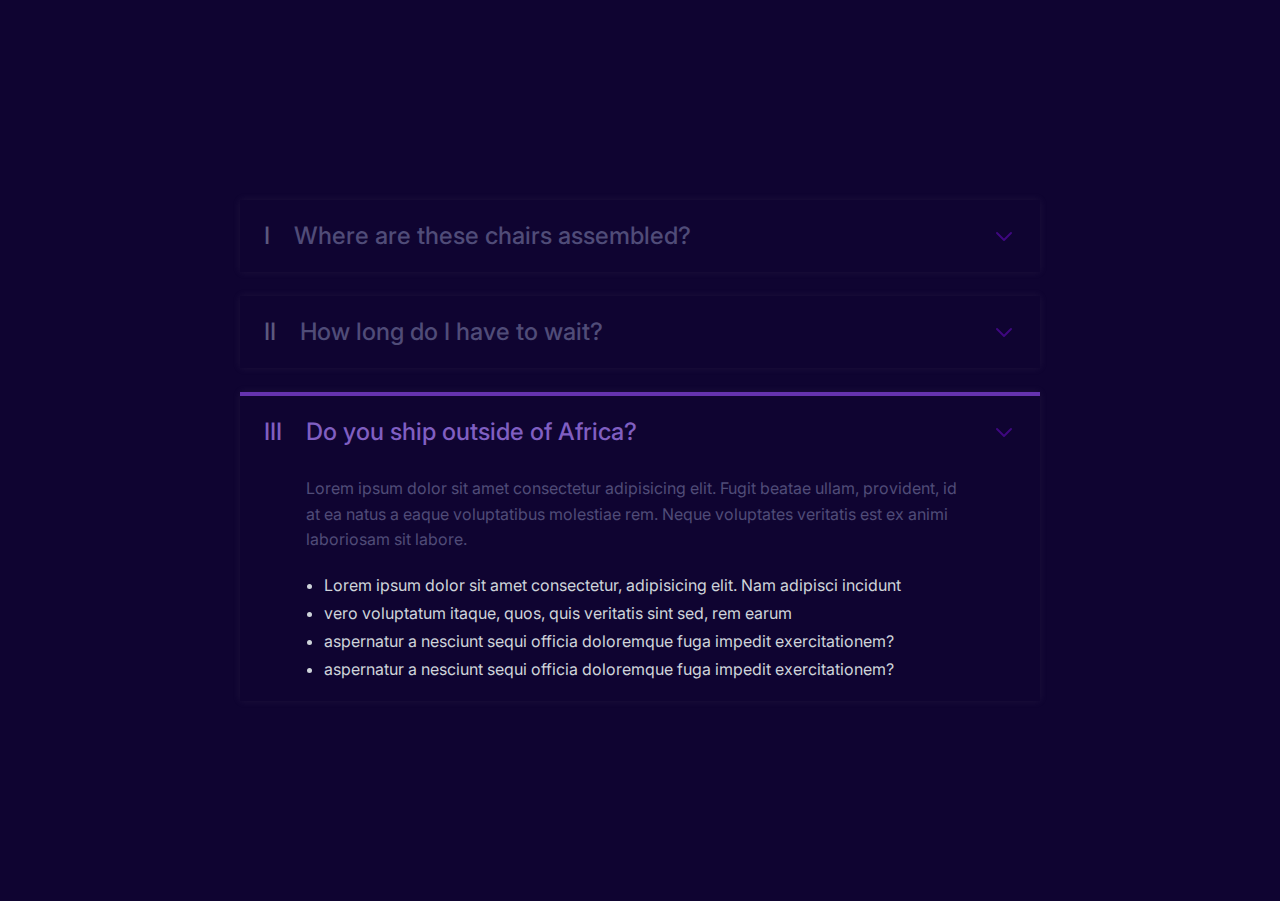
<file: accordion/index.html>
<!DOCTYPE html>
<html lang="en">
  <head>
    <meta charset="UTF-8" />
    <meta http-equiv="X-UA-Compatible" content="IE=edge" />
    <meta name="viewport" content="width=device-width, initial-scale=1.0" />

    <link rel="preconnect" href="https://fonts.googleapis.com" />
    <link rel="preconnect" href="https://fonts.gstatic.com" crossorigin />
    <link
      href="https://fonts.googleapis.com/css2?family=Inter:wght@400;500;700&display=swap"
      rel="stylesheet"
    />
    <link rel="stylesheet" href="style.css" />
    <title>Accordion Component</title>
  </head>
  <body>
    <div class="accordion">
      <div class="item">
        <p class="number">I</p>
        <p class="text">Where are these chairs assembled?</p>
        <svg
          xmlns="http://www.w3.org/2000/svg"
          class="icon"
          fill="none"
          viewBox="0 0 24 24"
          stroke="currentColor"
          stroke-width="2"
        >
          <path
            stroke-linecap="round"
            stroke-linejoin="round"
            d="M19 9l-7 7-7-7"
          />
        </svg>
        <div class="hidden-box">
          <p>
            Lorem ipsum dolor sit amet consectetur adipisicing elit. Fugit
            beatae ullam, provident, id at ea natus a eaque voluptatibus
            molestiae rem. Neque voluptates veritatis est ex animi laboriosam
            sit labore.
          </p>
          <ul>
            <li>
              Lorem ipsum dolor sit amet consectetur, adipisicing elit. Nam
              adipisci incidunt
            </li>
            <li>
              vero voluptatum itaque, quos, quis veritatis sint sed, rem earum
            </li>
            <li>
              aspernatur a nesciunt sequi officia doloremque fuga impedit
              exercitationem?
            </li>
            <li>
              aspernatur a nesciunt sequi officia doloremque fuga impedit
              exercitationem?
            </li>
          </ul>
        </div>
      </div>

      <div class="item">
        <p class="number">II</p>
        <p class="text">How long do I have to wait?</p>
        <svg
          xmlns="http://www.w3.org/2000/svg"
          class="icon"
          fill="none"
          viewBox="0 0 24 24"
          stroke="currentColor"
          stroke-width="2"
        >
          <path
            stroke-linecap="round"
            stroke-linejoin="round"
            d="M19 9l-7 7-7-7"
          />
        </svg>
        <div class="hidden-box">
          <p>
            Lorem ipsum dolor sit amet consectetur adipisicing elit. Fugit
            beatae ullam, provident, id at ea natus a eaque voluptatibus
            molestiae rem. Neque voluptates veritatis est ex animi laboriosam
            sit labore.
          </p>
          <ul>
            <li>
              Lorem ipsum dolor sit amet consectetur, adipisicing elit. Nam
              adipisci incidunt
            </li>
            <li>
              vero voluptatum itaque, quos, quis veritatis sint sed, rem earum
            </li>
            <li>
              aspernatur a nesciunt sequi officia doloremque fuga impedit
              exercitationem?
            </li>
            <li>
              aspernatur a nesciunt sequi officia doloremque fuga impedit
              exercitationem?
            </li>
          </ul>
        </div>
      </div>

      <div class="item open">
        <p class="number">III</p>
        <p class="text">Do you ship outside of Africa?</p>
        <svg
          xmlns="http://www.w3.org/2000/svg"
          class="icon"
          fill="none"
          viewBox="0 0 24 24"
          stroke="currentColor"
          stroke-width="2"
        >
          <path
            stroke-linecap="round"
            stroke-linejoin="round"
            d="M19 9l-7 7-7-7"
          />
        </svg>
        <div class="hidden-box">
          <p>
            Lorem ipsum dolor sit amet consectetur adipisicing elit. Fugit
            beatae ullam, provident, id at ea natus a eaque voluptatibus
            molestiae rem. Neque voluptates veritatis est ex animi laboriosam
            sit labore.
          </p>
          <ul>
            <li>
              Lorem ipsum dolor sit amet consectetur, adipisicing elit. Nam
              adipisci incidunt
            </li>
            <li>
              vero voluptatum itaque, quos, quis veritatis sint sed, rem earum
            </li>
            <li>
              aspernatur a nesciunt sequi officia doloremque fuga impedit
              exercitationem?
            </li>
            <li>
              aspernatur a nesciunt sequi officia doloremque fuga impedit
              exercitationem?
            </li>
          </ul>
        </div>
      </div>
    </div>
  </body>
</html>
</file>
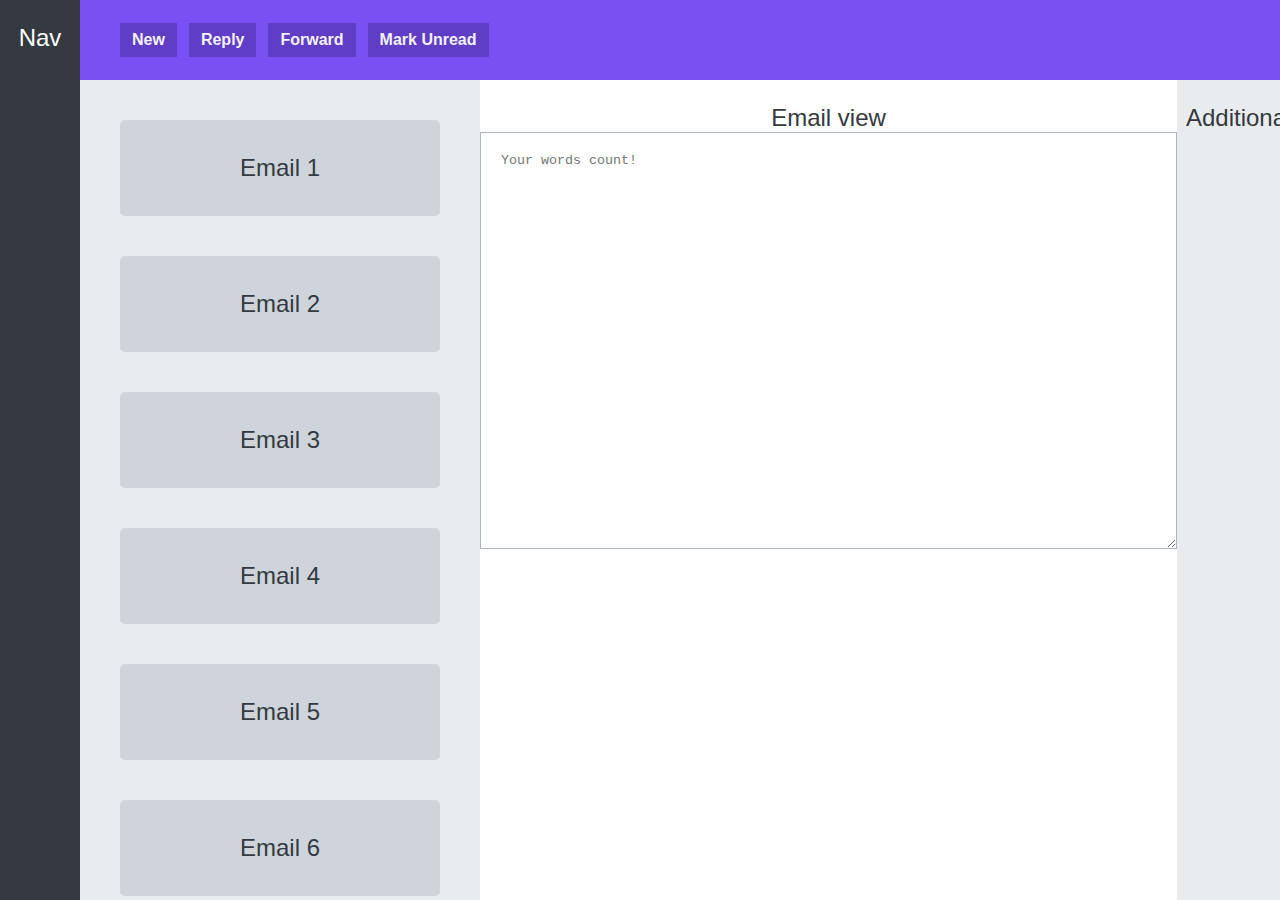
<file: app-layout/index.html>
<!DOCTYPE html>
<html lang="en">
  <head>
    <meta charset="UTF-8" />
    <meta http-equiv="X-UA-Compatible" content="IE=edge" />
    <meta name="viewport" content="width=device-width, initial-scale=1.0" />
    <link rel="stylesheet" href="style.css" />
    <title>Layout for Email</title>
  </head>
  <body>
    <nav>Nav</nav>
    <menu>
      <button>New</button>
      <button>Reply</button>
      <button>Forward</button>
      <button>Mark Unread</button>
      <button>Trash</button>
    </menu>
    <section>
      <div class="email">Email 1</div>
      <div class="email">Email 2</div>
      <div class="email">Email 3</div>
      <div class="email">Email 4</div>
      <div class="email">Email 5</div>
      <div class="email">Email 6</div>
      <div class="email">Email 7</div>
      <div class="email">Email 8</div>
      <div class="email">Email 9</div>
      <div class="email">Email 10</div>
    </section>
    <main>
      Email view
      <div>
        <textarea
          placeholder="Your words count!"
          id="write"
          cols="80"
          rows="25"
        ></textarea>
      </div>
    </main>
    <aside>Additional Information</aside>
  </body>
</html>
</file>
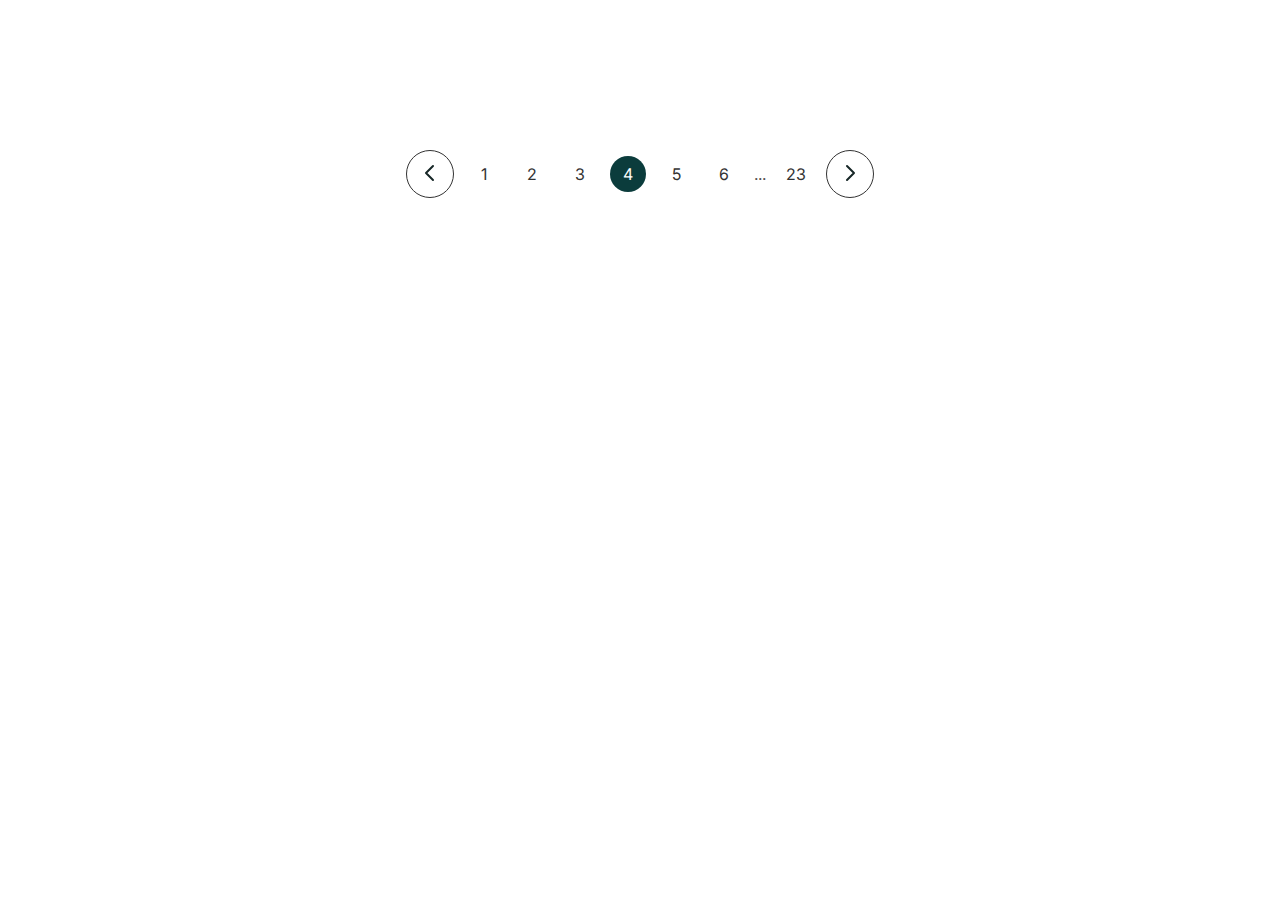
<file: challenge/index.html>
<!DOCTYPE html>
<html lang="en">
  <head>
    <meta charset="UTF-8" />
    <meta http-equiv="X-UA-Compatible" content="IE=edge" />
    <meta name="viewport" content="width=device-width, initial-scale=1.0" />

    <link rel="preconnect" href="https://fonts.googleapis.com" />
    <link rel="preconnect" href="https://fonts.gstatic.com" crossorigin />
    <link
      href="https://fonts.googleapis.com/css2?family=Inter:wght@400;500;700&display=swap"
      rel="stylesheet"
    />
    <link rel="stylesheet" href="style.css" />
    <title>Tables Component</title>
  </head>
  <body>
    <div class="challenge">
      <button>
        <svg
          xmlns="http://www.w3.org/2000/svg"
          class="btn-icon"
          fill="none"
          viewBox="0 0 24 24"
          stroke="currentColor"
          stroke-width="2"
        >
          <path
            stroke-linecap="round"
            stroke-linejoin="round"
            d="M15 19l-7-7 7-7"
          />
        </svg>
      </button>
      <a href="#">1</a>
      <a href="#">2</a>
      <a href="#">3</a>
      <a href="#" class="page-link">4</a>
      <a href="#">5</a>
      <a href="#">6</a>
      <span>...</span>
      <a href="#">23</a>
      <button>
        <svg
          xmlns="http://www.w3.org/2000/svg"
          class="btn-icon"
          fill="none"
          viewBox="0 0 24 24"
          stroke="currentColor"
          stroke-width="2"
        >
          <path
            stroke-linecap="round"
            stroke-linejoin="round"
            d="M9 5l7 7-7 7"
          />
        </svg>
      </button>
    </div>
  </body>
</html>
</file>
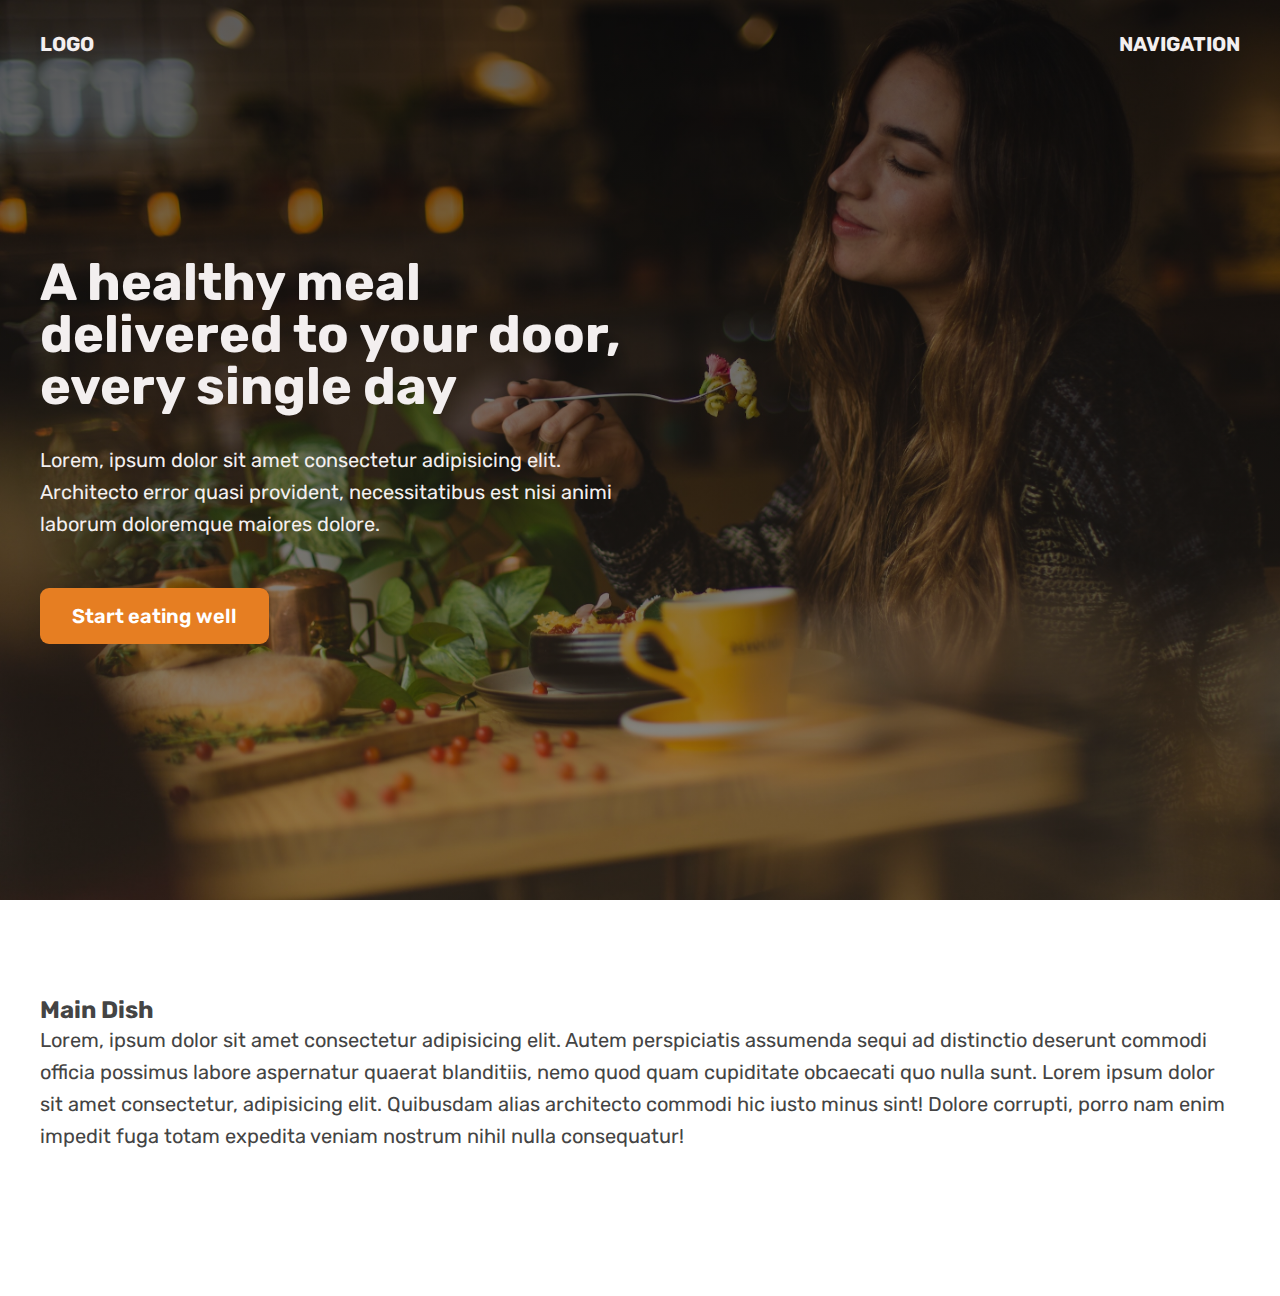
<file: hero/index.html>
<!DOCTYPE html>
<html lang="en">
  <head>
    <meta charset="UTF-8" />
    <meta http-equiv="X-UA-Compatible" content="IE=edge" />
    <meta name="viewport" content="width=device-width, initial-scale=1.0" />
    <link rel="preconnect" href="https://fonts.googleapis.com" />

    <link
      href="https://fonts.googleapis.com/css2?family=Rubik:ital,wght@0,400;0,500;0,600;0,700;1,400&display=swap"
      rel="stylesheet"
    />
    <link rel="stylesheet" href="style.css" />
    <title>Hero Section</title>
  </head>
  <body>
    <header>
      <nav class="container">
        <div>LOGO</div>
        <div>NAVIGATION</div>
      </nav>
      <div class="header-container">
        <div class="header-container-inner">
          <h1>A healthy meal delivered to your door, every single day</h1>
          <p>
            Lorem, ipsum dolor sit amet consectetur adipisicing elit. Architecto
            error quasi provident, necessitatibus est nisi animi laborum
            doloremque maiores dolore.
          </p>
          <a href="#" class="btn">Start eating well</a>
        </div>
      </div>
    </header>
    <section>
      <div class="container">
        <h2>Main Dish</h2>
        <p>
          Lorem, ipsum dolor sit amet consectetur adipisicing elit. Autem
          perspiciatis assumenda sequi ad distinctio deserunt commodi officia
          possimus labore aspernatur quaerat blanditiis, nemo quod quam
          cupiditate obcaecati quo nulla sunt. Lorem ipsum dolor sit amet
          consectetur, adipisicing elit. Quibusdam alias architecto commodi hic
          iusto minus sint! Dolore corrupti, porro nam enim impedit fuga totam
          expedita veniam nostrum nihil nulla consequatur!
        </p>
      </div>
    </section>
  </body>
</html>
</file>
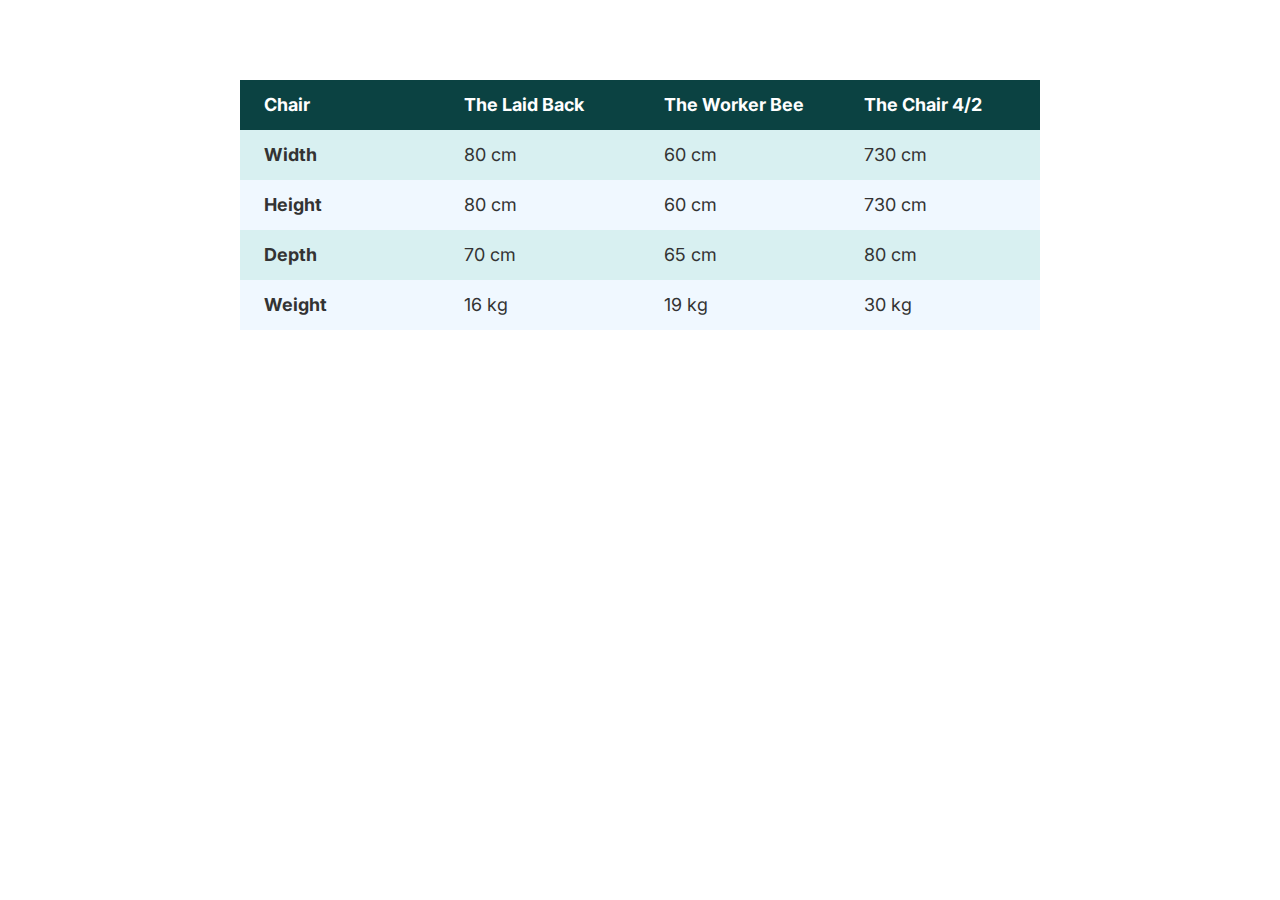
<file: tables /index.html>
<!DOCTYPE html>
<html lang="en">
  <head>
    <meta charset="UTF-8" />
    <meta http-equiv="X-UA-Compatible" content="IE=edge" />
    <meta name="viewport" content="width=device-width, initial-scale=1.0" />

    <link rel="preconnect" href="https://fonts.googleapis.com" />
    <link rel="preconnect" href="https://fonts.gstatic.com" crossorigin />
    <link
      href="https://fonts.googleapis.com/css2?family=Inter:wght@400;500;700&display=swap"
      rel="stylesheet"
    />
    <link rel="stylesheet" href="style.css" />
    <title>Table Component</title>
  </head>
  <body>
    <table>
      <thead>
        <tr>
          <th>Chair</th>
          <th>The Laid Back</th>
          <th>The Worker Bee</th>
          <th>The Chair 4/2</th>
        </tr>
      </thead>
      <tbody>
        <tr>
          <th>Width</th>
          <td>80 cm</td>
          <td>60 cm</td>
          <td>730 cm</td>
        </tr>
        <tr>
          <th>Height</th>
          <td>80 cm</td>
          <td>60 cm</td>
          <td>730 cm</td>
        </tr>
        <tr>
          <th>Depth</th>
          <td>70 cm</td>
          <td>65 cm</td>
          <td>80 cm</td>
        </tr>
        <tr>
          <th>Weight</th>
          <td>16 kg</td>
          <td>19 kg</td>
          <td>30 kg</td>
        </tr>
      </tbody>
    </table>
  </body>
</html>
</file>
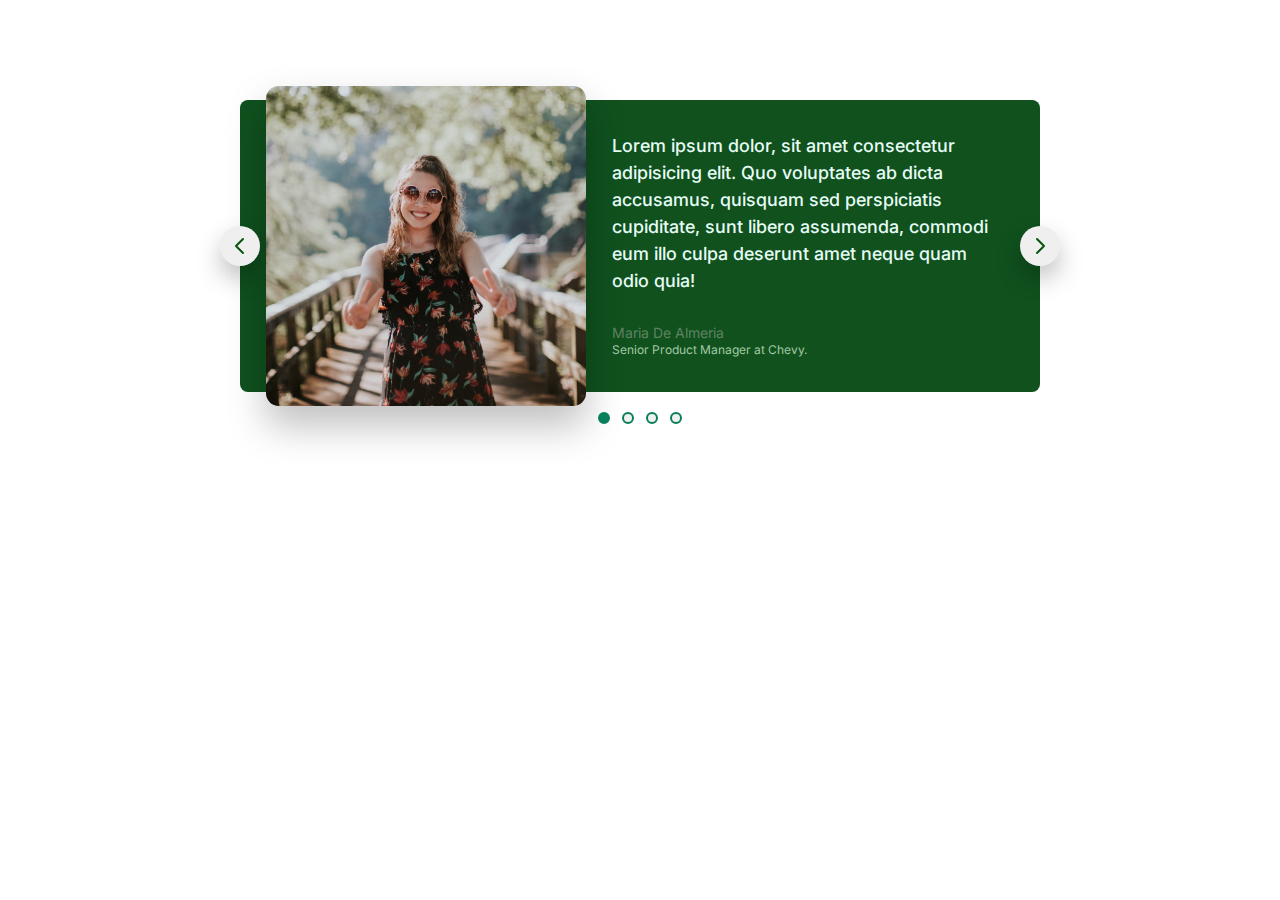
<file: carousel/carousel.html>
<!DOCTYPE html>
<html lang="en">
  <head>
    <meta charset="UTF-8" />
    <meta http-equiv="X-UA-Compatible" content="IE=edge" />
    <meta name="viewport" content="width=device-width, initial-scale=1.0" />

    <link rel="preconnect" href="https://fonts.googleapis.com" />
    <link rel="preconnect" href="https://fonts.gstatic.com" crossorigin />
    <link
      href="https://fonts.googleapis.com/css2?family=Inter:wght@400;500;700&display=swap"
      rel="stylesheet"
    />
    <link rel="stylesheet" href="style.css" />
    <title>Carousel Component</title>
  </head>
  <body>
    <div class="carousel">
      <img src="maria.jpg" alt="Maria de Almeria" />
      <blockquote class="testimonial-author">
        <p class="testimonial-text">
          Lorem ipsum dolor, sit amet consectetur adipisicing elit. Quo
          voluptates ab dicta accusamus, quisquam sed perspiciatis cupiditate,
          sunt libero assumenda, commodi eum illo culpa deserunt amet neque quam
          odio quia!
        </p>
        <p class="testimonial-author">Maria De Almeria</p>
        <p class="testimonial-job">Senior Product Manager at Chevy.</p>
      </blockquote>
      <button class="btn btn--left">
        <svg
          xmlns="http://www.w3.org/2000/svg"
          class="btn-icon"
          fill="none"
          viewBox="0 0 24 24"
          stroke="currentColor"
          stroke-width="2"
        >
          <path
            stroke-linecap="round"
            stroke-linejoin="round"
            d="M15 19l-7-7 7-7"
          />
        </svg>
      </button>
      <button class="btn btn--right">
        <svg
          xmlns="http://www.w3.org/2000/svg"
          class="btn-icon"
          fill="none"
          viewBox="0 0 24 24"
          stroke="currentColor"
          stroke-width="2"
        >
          <path
            stroke-linecap="round"
            stroke-linejoin="round"
            d="M9 5l7 7-7 7"
          />
        </svg>
      </button>
      <div class="dots">
        <button class="dot dot--filled">&nbsp;</button>
        <button class="dot">&nbsp;</button>
        <button class="dot">&nbsp;</button>
        <button class="dot">&nbsp;</button>
      </div>
    </div>
  </body>
</html>
</file>
<file: accordion/style.css>
/*
      SPACING SYSTEM (px)
      2 / 4 / 8 / 12 / 16 / 24 / 32 / 48 / 64 / 80 / 96 / 128

      FONT SIZE SYSTEM (px)
      10 / 12 / 14 / 16 / 18 / 20 / 24 / 30 / 36 / 44 / 52 / 62 / 74 / 86 / 98
      */

/* 
      COLOR SYSTEM

      Main Color: #087f5b
      Grey color: #343a40
      */

* {
  margin: 0;
  padding: 0;
  background-color: rgb(15, 4, 49);
  box-sizing: border-box;
}

/* ------------------------ */
/* GENERAL STYLES */
/* ------------------------ */
body {
  font-family: 'inter', sans-serif;
  color: #504c78;

  line-height: 1;
}

.accordion {
  width: 800px;
  margin: 200px auto;

  display: flex;
  flex-direction: column;
  gap: 24px;
}

.item {
  box-shadow: 0 0 8px rgba(158, 156, 156, 0.1);
  padding: 24px;

  display: grid;
  grid-template-columns: auto 1fr auto;
  column-gap: 24px;
  row-gap: 32px;
  align-items: center;
}

/* Open state */
.number,
.text {
  font-size: 24px;
  font-weight: 500;
  /* color: #087f5b; */
}

.number {
  color: #5c597e;
}

.open {
  border-top: 4px solid #6533af;
}

.open .hidden-box {
  display: block;
}
.open .number,
.open .text {
  color: #805fc1;
}

.icon {
  width: 24px;
  height: 24px;
  stroke: #3e087f;
}
.hidden-box {
  grid-column: 2;
  display: none;
}
.hidden-box p {
  line-height: 1.6;
  margin-bottom: 24px;
}
.hidden-box ul {
  color: #ced4da;
  margin-left: 18px;

  display: flex;
  flex-direction: column;
  gap: 12px;
}
</file>
<file: app-layout/style.css>
* {
  margin: 0;
  padding: 0;
  box-sizing: border-box;
}

body {
  font-family: sans-serif;
  color: #343a40;
  font-size: 24px;
  text-align: center;

  display: grid;
  grid-template-columns: 80px 400px 1fr 250px;
  grid-template-rows: 80px 1fr;

  height: 100vh;
}

nav,
section,
main,
aside {
  padding-top: 24px;
}

nav {
  background-color: #343a40;
  grid-row: 1 / -1;
  color: #fff;
}

menu {
  background-color: #7950f2;
  color: #f3f0ff;
  grid-column: 2 / -1;
  display: flex;
  align-items: center;
  gap: 12px;
  padding: 0px 40px;
}

button {
  display: inline-block;
  font-size: 16px;
  font-weight: bold;
  background-color: #5f3dc4;
  border: none;
  cursor: pointer;
  color: #f3f0ff;
  padding: 8px 12px;
}

button:last-child {
  background-color: #9c36b5;
  margin-left: auto;
}

#write {
  padding: 20px;
  cursor: text;
  border: 1px solid #adb5bd;
  outline: none;
}

section {
  background-color: #e9ecef;
  padding: 40px;

  /* Scroll styles  */
  overflow: scroll;

  display: flex;
  flex-direction: column;
  gap: 40px;
}

.email {
  background-color: #ced4da;
  height: 96px;
  border: none;
  border-radius: 5px;

  flex-shrink: 0;

  display: flex;
  align-items: center;
  justify-content: center;
}

aside {
  background-color: #e9ecef;
}
</file>
<file: challenge/style.css>
/*
      SPACING SYSTEM (px)
      2 / 4 / 8 / 12 / 16 / 24 / 32 / 48 / 64 / 80 / 96 / 128

      FONT SIZE SYSTEM (px)
      10 / 12 / 14 / 16 / 18 / 20 / 24 / 30 / 36 / 44 / 52 / 62 / 74 / 86 / 98
      */

/* 
      COLOR SYSTEM

      Main Color: #087f5b
      Grey color: #343a40
      */

* {
  margin: 0;
  padding: 0;
  box-sizing: border-box;
}

/* ------------------------ */
/* GENERAL STYLES */
/* ------------------------ */
body {
  font-family: 'inter', sans-serif;
  line-height: 1;
  color: #333;

  /* Center the content  */
  display: flex;
  justify-content: center;
}

.challenge {
  margin-top: 150px;
  display: flex;
  gap: 12px;
  align-items: center;
}

a:link,
a:visited {
  font: 18px;
  color: #333;
  text-decoration: none;
  height: 36px;
  width: 36px;
  border-radius: 50%;
  display: flex;
  align-items: center;
  justify-content: center;
}

a:hover,
a:active,
a.page-link {
  cursor: pointer;
  background-color: rgb(11, 60, 60);
  color: #fff;
}

button {
  border: 1px solid #333;
  border-radius: 50%;
  height: 48px;
  width: 48px;
  background: none;
}
button:hover {
  color: #fff;
  background-color: rgb(9, 59, 59);
  cursor: pointer;
}
button:hover .btn-icon {
  stroke: #fff;
}

.btn-icon {
  stroke: rgb(23, 39, 39);
  width: 24px;
  height: 24px;
}

span {
  color: rgb(81, 77, 77);
}
</file>
<file: hero/style.css>
* {
  margin: 0;
  padding: 0;
  box-sizing: border-box;
}

html {
  font-family: 'Rubik', sans-serif;
  color: #444;
}

.container {
  margin: 0 auto;
  width: 1200px;
}

header {
  height: 100vh;
  position: relative;
  color: rgb(243, 239, 239);

  /* DARKENING THE BACKGROUND IMAGE WITH LINEAR GRADIENT */
  background-image: linear-gradient(rgba(0, 0, 0, 0.6), rgba(40, 30, 17, 0.432)),
    url(hero.jpg);
  background-size: cover;
}

nav {
  font-size: 20px;
  font-weight: 700;

  display: flex;
  justify-content: space-between;
  /* background-color: #659595; */
  padding-top: 32px;
}

.header-container {
  width: 1200px;
  position: absolute;

  /* In relation to the Parent size */
  left: 50%;
  top: 50%;

  /* In relation to the Element size */
  transform: translate(-50%, -50%);
}

.header-container-inner {
  width: 50%;
}

h1 {
  font-size: 52px;
  margin-bottom: 32px;
  line-height: 1;
}

p {
  font-size: 20px;
  line-height: 1.6;
  margin-bottom: 48px;
}

.btn:link,
.btn:visited {
  font-size: 20px;
  font-weight: 600;
  background-color: #e67e22;
  color: #fff;
  text-decoration: none;
  display: inline-block;
  padding: 16px 32px;
  border-radius: 9px;
}

section {
  padding: 96px 0;
  /* background-color: #659595; */
}
</file>
<file: tables /style.css>
/*
      SPACING SYSTEM (px)
      2 / 4 / 8 / 12 / 16 / 24 / 32 / 48 / 64 / 80 / 96 / 128

      FONT SIZE SYSTEM (px)
      10 / 12 / 14 / 16 / 18 / 20 / 24 / 30 / 36 / 44 / 52 / 62 / 74 / 86 / 98
      */

/* 
      COLOR SYSTEM

      Main Color: #087f5b
      Grey color: #343a40
      */

* {
  margin: 0;
  padding: 0;
  box-sizing: border-box;
}

/* ------------------------ */
/* GENERAL STYLES */
/* ------------------------ */
body {
  font-family: 'inter', sans-serif;
  line-height: 1;
  color: #333;

  /* Center the content  */
  display: flex;
  justify-content: center;
}

table {
  font-size: 18px;
  width: 800px;
  margin-top: 80px;
  background-color: aliceblue;
  /* border: 1px solid #343a40; */
  border-collapse: collapse;
}

th,
td {
  /* border: 1px solid #343a40; */
  padding: 16px 24px;
  text-align: left;
}

thead tr {
  background-color: rgb(11, 66, 66);
  color: #fff;
}

thead th {
  width: 25%;
}

tbody tr:nth-child(odd) {
  background-color: rgba(210, 237, 237, 0.793);
}
</file>
<file: carousel/style.css>
/*
      SPACING SYSTEM (px)
      2 / 4 / 8 / 12 / 16 / 24 / 32 / 48 / 64 / 80 / 96 / 128

      FONT SIZE SYSTEM (px)
      10 / 12 / 14 / 16 / 18 / 20 / 24 / 30 / 36 / 44 / 52 / 62 / 74 / 86 / 98
      */

/* 
      COLOR SYSTEM

      Main Color: #087f5b
      Grey color: #343a40
      */

* {
  margin: 0;
  padding: 0;
  box-sizing: border-box;
}

/* ------------------------ */
/* GENERAL STYLES */
/* ------------------------ */
body {
  font-family: 'inter', sans-serif;
  color: #a2c9a4;
  line-height: 1;
}

.carousel {
  width: 800px;
  margin: 100px auto;
  background-color: rgb(16, 81, 30);
  padding: 32px 48px 32px 86px;

  border-radius: 8px;
  position: relative;

  display: flex;
  /* flex-direction: column-reverse; */
  align-items: center;
  gap: 86px;
}

img {
  height: 200px;
  border-radius: 8px;
  transform: scale(1.6);
  box-shadow: 0 12px 24px rgba(0, 0, 0, 0.25);
}

.testimonial-text {
  font-size: 18px;
  font-weight: 500;
  line-height: 1.5;
  margin-bottom: 32px;
  color: #e6fcf5;
}
.testimonial-author {
  font-size: 14px;
  margin-bottom: 4px;
  color: rgb(94, 131, 98);
}
.testimonial-job {
  font-size: 12px;
  color: #a2c9a4;
}

/* Controls  */
.btn {
  /* background-color: #fff; */
  border: none;
  height: 40px;
  width: 40px;
  border-radius: 50%;
  position: absolute;
  box-shadow: 0 12px 24px rgba(0, 0, 0, 0.25);

  cursor: pointer;

  display: flex;
  align-items: center;
  justify-content: center;
}
.btn-icon {
  height: 24px;
  width: 24px;
  stroke: #09550d;
}

.btn--left {
  /* In relation to Parent Element  */
  left: 0;
  top: 50%;

  /* In relation to the element */
  transform: translate(-50%, -50%);
}
.btn--right {
  right: 0;
  top: 50%;

  transform: translate(50%, -50%);
}

.dots {
  position: absolute;
  left: 50%;
  bottom: 0;
  transform: translate(-50%, 32px);

  display: flex;
  gap: 12px;
}
.dot {
  height: 12px;
  width: 12px;
  /* background-color: #fff; */
  border-radius: 50%;
  border: 2px solid #087f5b;
  cursor: pointer;
}
.dot--filled {
  background-color: #087f5b;
}
</file>
